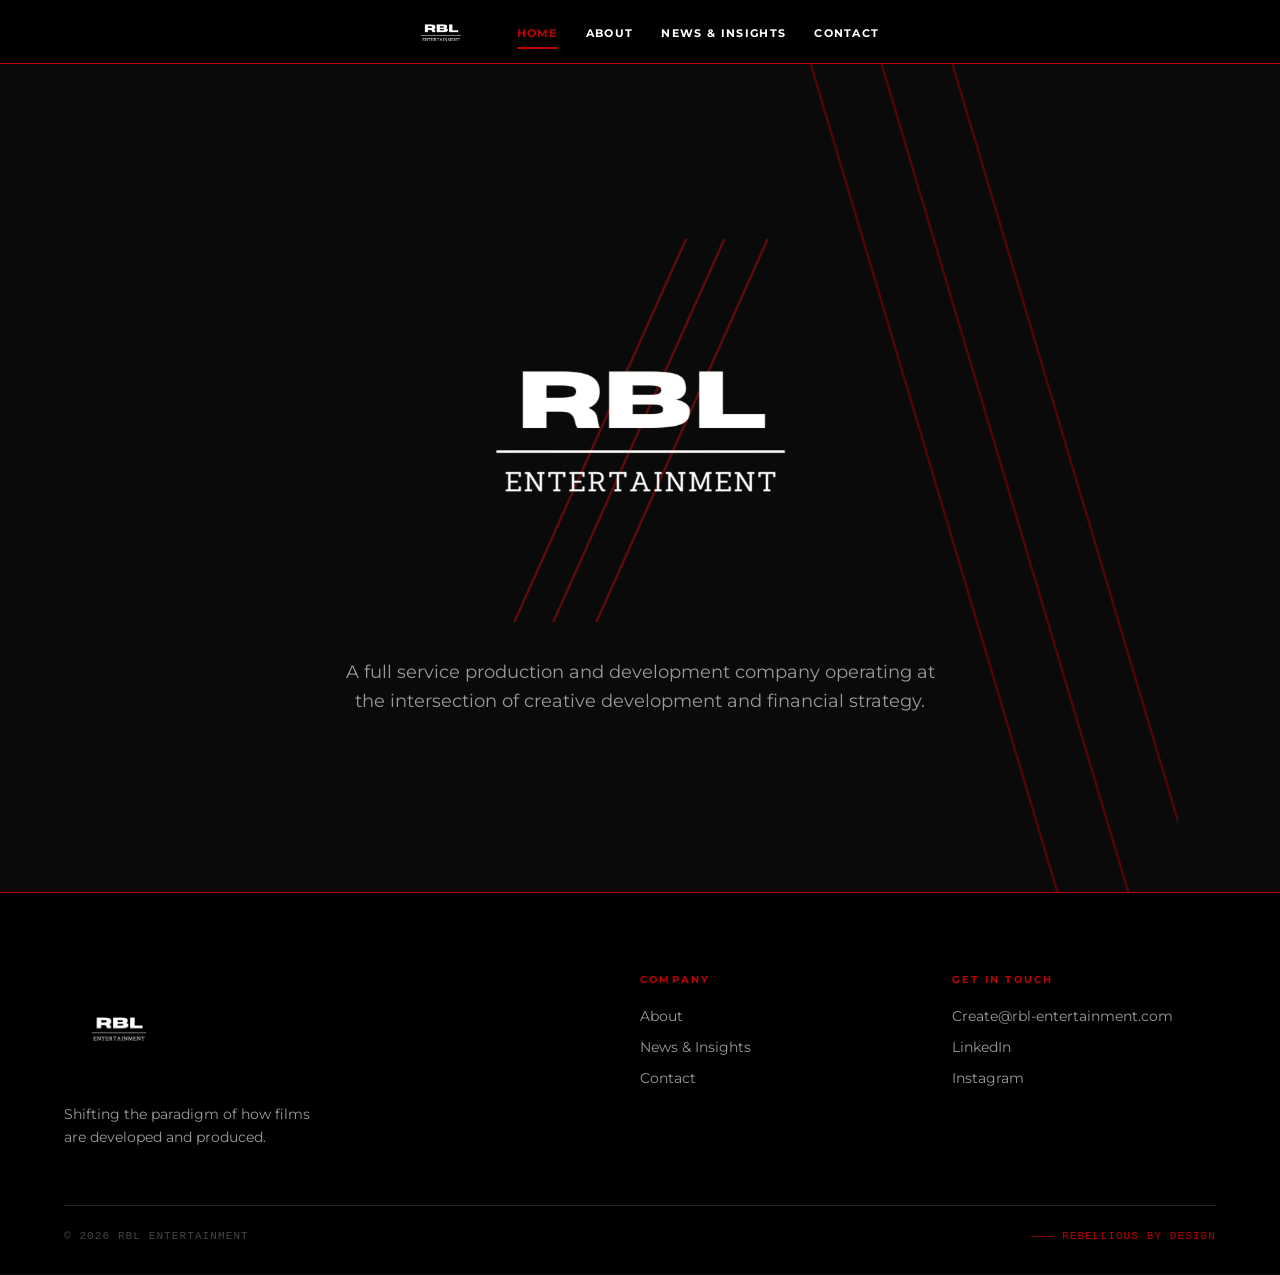
<file: index.html>
<!doctype html>
<html lang="en">
<head>
<meta charset="utf-8"/>
<meta name="viewport" content="width=device-width,initial-scale=1"/>
<title>RBL Entertainment — Film & TV Consulting and Production</title>
<meta name="description" content="A full service production and development company operating at the intersection of creative development and financial strategy."/>
<link rel="preconnect" href="https://fonts.googleapis.com"/>
<link rel="preconnect" href="https://fonts.gstatic.com" crossorigin/>
<link href="https://fonts.googleapis.com/css2?family=Montserrat:wght@400;500;600;700;800;900&display=swap" rel="stylesheet"/>
<link rel="stylesheet" href="styles.css"/>
</head>
<body>

<!-- NAV -->
<nav class="nav" id="nav">
  <div class="nav-inner">
    <a class="nav-logo" href="index.html" aria-label="RBL Entertainment">
      <img src="logo-wordmark.png" alt="RBL Entertainment" style="height:80px;width:auto;display:block;"/>
    </a>
    <ul class="nav-links">
      <li><a class="nav-link active" href="index.html">Home</a></li>
      <li><a class="nav-link" href="about.html">About</a></li>
      <li><a class="nav-link" href="news.html">News &amp; Insights</a></li>
      <li><a class="nav-link" href="contact.html">Contact</a></li>
    </ul>
    <button class="nav-toggle" aria-label="Menu" onclick="document.getElementById('nav').classList.toggle('open')">&#9776;</button>
  </div>
</nav>

<!-- HERO -->
<section class="hero hero--home" style="min-height:92vh;justify-content:center;align-items:center;text-align:center;">
  <div class="hero-mark" aria-hidden="true">
    <svg viewBox="0 0 400 900" xmlns="http://www.w3.org/2000/svg" preserveAspectRatio="xMidYMid meet">
      <line x1="60"  y1="-20" x2="340" y2="920" stroke="#BD0000" stroke-width="2.5" opacity=".7"/>
      <line x1="130" y1="-20" x2="410" y2="920" stroke="#BD0000" stroke-width="2.5" opacity=".7"/>
      <line x1="200" y1="-20" x2="480" y2="920" stroke="#BD0000" stroke-width="2.5" opacity=".7"/>
    </svg>
  </div>
  <div class="wrap hero-inner" style="display:flex;flex-direction:column;align-items:center;">
    <img src="logo-primary.png" alt="RBL Entertainment" style="width:min(680px,88vw);display:block;margin-bottom:36px;"/>
    <p class="hero-body" style="text-align:center;margin:0;">A full service production and development company operating at the intersection of creative development and financial strategy.</p>
  </div>
</section>

<!-- FOOTER -->
<footer class="footer">
  <div class="wrap">
    <div class="footer-grid">
      <div>
        <a class="footer-logo" href="index.html" aria-label="RBL Entertainment">
          <img src="logo-wordmark.png" alt="RBL Entertainment" style="height:110px;width:auto;display:block;"/>
        </a>
        <p class="footer-motto">Shifting the paradigm of how films are developed and produced.</p>
      </div>
      <div class="footer-col">
        <h5>Company</h5>
        <ul>
          <li><a href="about.html">About</a></li>
          <li><a href="news.html">News &amp; Insights</a></li>
          <li><a href="contact.html">Contact</a></li>
        </ul>
      </div>
      <div class="footer-col">
        <h5>Get in touch</h5>
        <ul>
          <li><a href="mailto:Create@rbl-entertainment.com">Create@rbl-entertainment.com</a></li>
          <li><a href="https://www.linkedin.com/company/rbl-entertainment" target="_blank" rel="noopener">LinkedIn</a></li>
          <li><a href="https://www.instagram.com/rblentertainment" target="_blank" rel="noopener">Instagram</a></li>
        </ul>
      </div>
    </div>
    <div class="footer-sub">
      <span>© 2026 RBL Entertainment</span>
      <span class="red">——— Rebellious by design</span>
    </div>
  </div>
</footer>

</body>
</html>
</file>
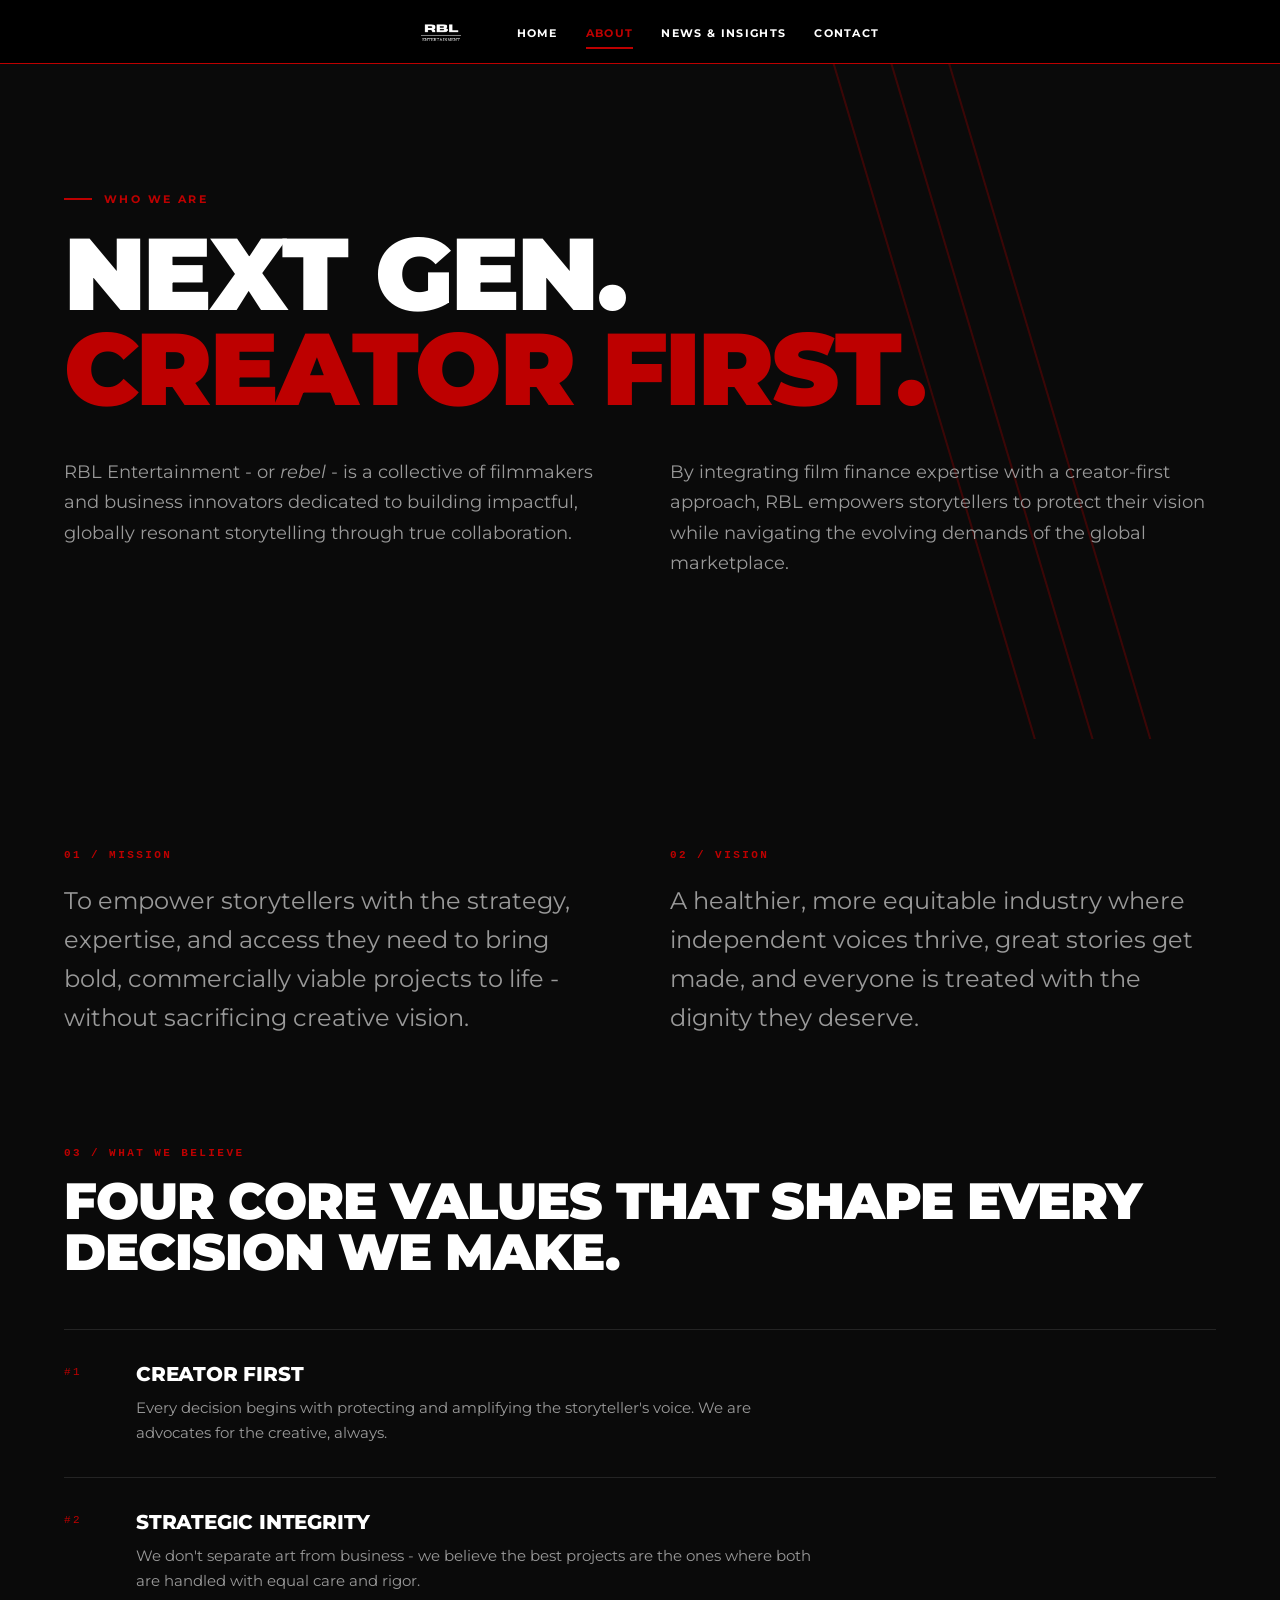
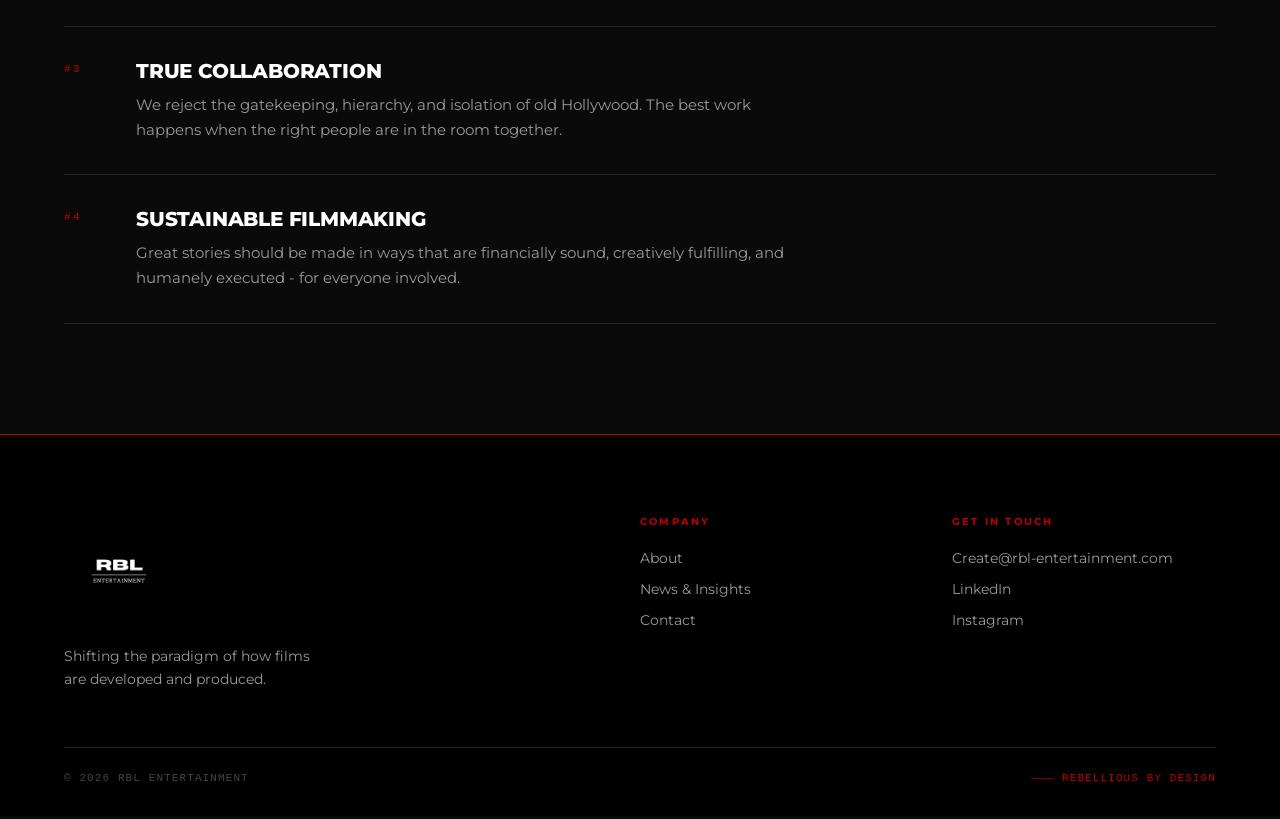
<file: about.html>
<!doctype html>
<html lang="en">
<head>
<meta charset="utf-8"/>
<meta name="viewport" content="width=device-width,initial-scale=1"/>
<title>About — RBL Entertainment</title>
<meta name="description" content="Next gen. Creator first. RBL Entertainment is a collective of filmmakers and business innovators dedicated to building impactful, globally resonant storytelling."/>
<link rel="preconnect" href="https://fonts.googleapis.com"/>
<link rel="preconnect" href="https://fonts.gstatic.com" crossorigin/>
<link href="https://fonts.googleapis.com/css2?family=Montserrat:wght@400;500;600;700;800;900&display=swap" rel="stylesheet"/>
<link rel="stylesheet" href="styles.css"/>
</head>
<body>

<!-- NAV -->
<nav class="nav" id="nav">
  <div class="nav-inner">
    <a class="nav-logo" href="index.html" aria-label="RBL Entertainment">
      <img src="logo-wordmark.png" alt="RBL Entertainment" style="height:80px;width:auto;display:block;"/>
    </a>
    <ul class="nav-links">
      <li><a class="nav-link" href="index.html">Home</a></li>
      <li><a class="nav-link active" href="about.html">About</a></li>
      <li><a class="nav-link" href="news.html">News &amp; Insights</a></li>
      <li><a class="nav-link" href="contact.html">Contact</a></li>
    </ul>
    <button class="nav-toggle" aria-label="Menu" onclick="document.getElementById('nav').classList.toggle('open')">&#9776;</button>
  </div>
</nav>

<!-- HERO -->
<section class="hero" style="min-height:75vh;align-items:flex-end;padding-bottom:80px;">
  <div class="hero-mark" aria-hidden="true">
    <svg viewBox="0 0 400 900" xmlns="http://www.w3.org/2000/svg" preserveAspectRatio="xMidYMid meet">
      <line x1="60"  y1="-20" x2="340" y2="920" stroke="#BD0000" stroke-width="2.5" opacity=".5"/>
      <line x1="130" y1="-20" x2="410" y2="920" stroke="#BD0000" stroke-width="2.5" opacity=".5"/>
      <line x1="200" y1="-20" x2="480" y2="920" stroke="#BD0000" stroke-width="2.5" opacity=".5"/>
    </svg>
  </div>
  <div class="wrap hero-inner">
    <span class="eyebrow">Who we are</span>
    <h1 class="hero-h">Next gen.<br/><span class="red">Creator first.</span></h1>
    <div class="about-intro-cols" style="margin-top:40px;">
      <p class="hero-body" style="margin:0;">RBL Entertainment - or <em>rebel</em> - is a collective of filmmakers and business innovators dedicated to building impactful, globally resonant storytelling through true collaboration.</p>
      <p class="hero-body" style="margin:0;">By integrating film finance expertise with a creator-first approach, RBL empowers storytellers to protect their vision while navigating the evolving demands of the global marketplace.</p>
    </div>
  </div>
</section>

<!-- MISSION/VISION -->
<section class="section">
  <div class="wrap">
    <div class="mv-grid" style="margin-top:0;">
      <div class="mv-item">
        <span class="mv-label">01 / Mission</span>
        <p>To empower storytellers with the strategy, expertise, and access they need to bring bold, commercially viable projects to life - without sacrificing creative vision.</p>
      </div>
      <div class="mv-item">
        <span class="mv-label">02 / Vision</span>
        <p>A healthier, more equitable industry where independent voices thrive, great stories get made, and everyone is treated with the dignity they deserve.</p>
      </div>
    </div>
  </div>
</section>

<!-- CORE VALUES -->
<section class="section" style="padding-top:0;">
  <div class="wrap">
    <span class="sec-num">03 / What we believe</span>
    <h2 style="font-size:clamp(32px,4vw,56px);font-weight:900;text-transform:uppercase;letter-spacing:-.02em;line-height:1;margin-top:12px;">Four core values that shape every decision we make.</h2>
    <div class="values-list">
      <div class="value-row">
        <span class="value-num">#1</span>
        <div class="value-content">
          <h4>Creator First</h4>
          <p>Every decision begins with protecting and amplifying the storyteller's voice. We are advocates for the creative, always.</p>
        </div>
      </div>
      <div class="value-row">
        <span class="value-num">#2</span>
        <div class="value-content">
          <h4>Strategic Integrity</h4>
          <p>We don't separate art from business - we believe the best projects are the ones where both are handled with equal care and rigor.</p>
        </div>
      </div>
      <div class="value-row">
        <span class="value-num">#3</span>
        <div class="value-content">
          <h4>True Collaboration</h4>
          <p>We reject the gatekeeping, hierarchy, and isolation of old Hollywood. The best work happens when the right people are in the room together.</p>
        </div>
      </div>
      <div class="value-row">
        <span class="value-num">#4</span>
        <div class="value-content">
          <h4>Sustainable Filmmaking</h4>
          <p>Great stories should be made in ways that are financially sound, creatively fulfilling, and humanely executed - for everyone involved.</p>
        </div>
      </div>
    </div>
  </div>
</section>

<!-- FOOTER -->
<footer class="footer">
  <div class="wrap">
    <div class="footer-grid">
      <div>
        <a class="footer-logo" href="index.html" aria-label="RBL Entertainment">
          <img src="logo-wordmark.png" alt="RBL Entertainment" style="height:110px;width:auto;display:block;"/>
        </a>
        <p class="footer-motto">Shifting the paradigm of how films are developed and produced.</p>
      </div>
      <div class="footer-col">
        <h5>Company</h5>
        <ul>
          <li><a href="about.html">About</a></li>
          <li><a href="news.html">News &amp; Insights</a></li>
          <li><a href="contact.html">Contact</a></li>
        </ul>
      </div>
      <div class="footer-col">
        <h5>Get in touch</h5>
        <ul>
          <li><a href="mailto:Create@rbl-entertainment.com">Create@rbl-entertainment.com</a></li>
          <li><a href="https://www.linkedin.com/company/rbl-entertainment" target="_blank" rel="noopener">LinkedIn</a></li>
          <li><a href="https://www.instagram.com/rblentertainment" target="_blank" rel="noopener">Instagram</a></li>
        </ul>
      </div>
    </div>
    <div class="footer-sub">
      <span>© 2026 RBL Entertainment</span>
      <span class="red">——— Rebellious by design</span>
    </div>
  </div>
</footer>

</body>
</html>
</file>
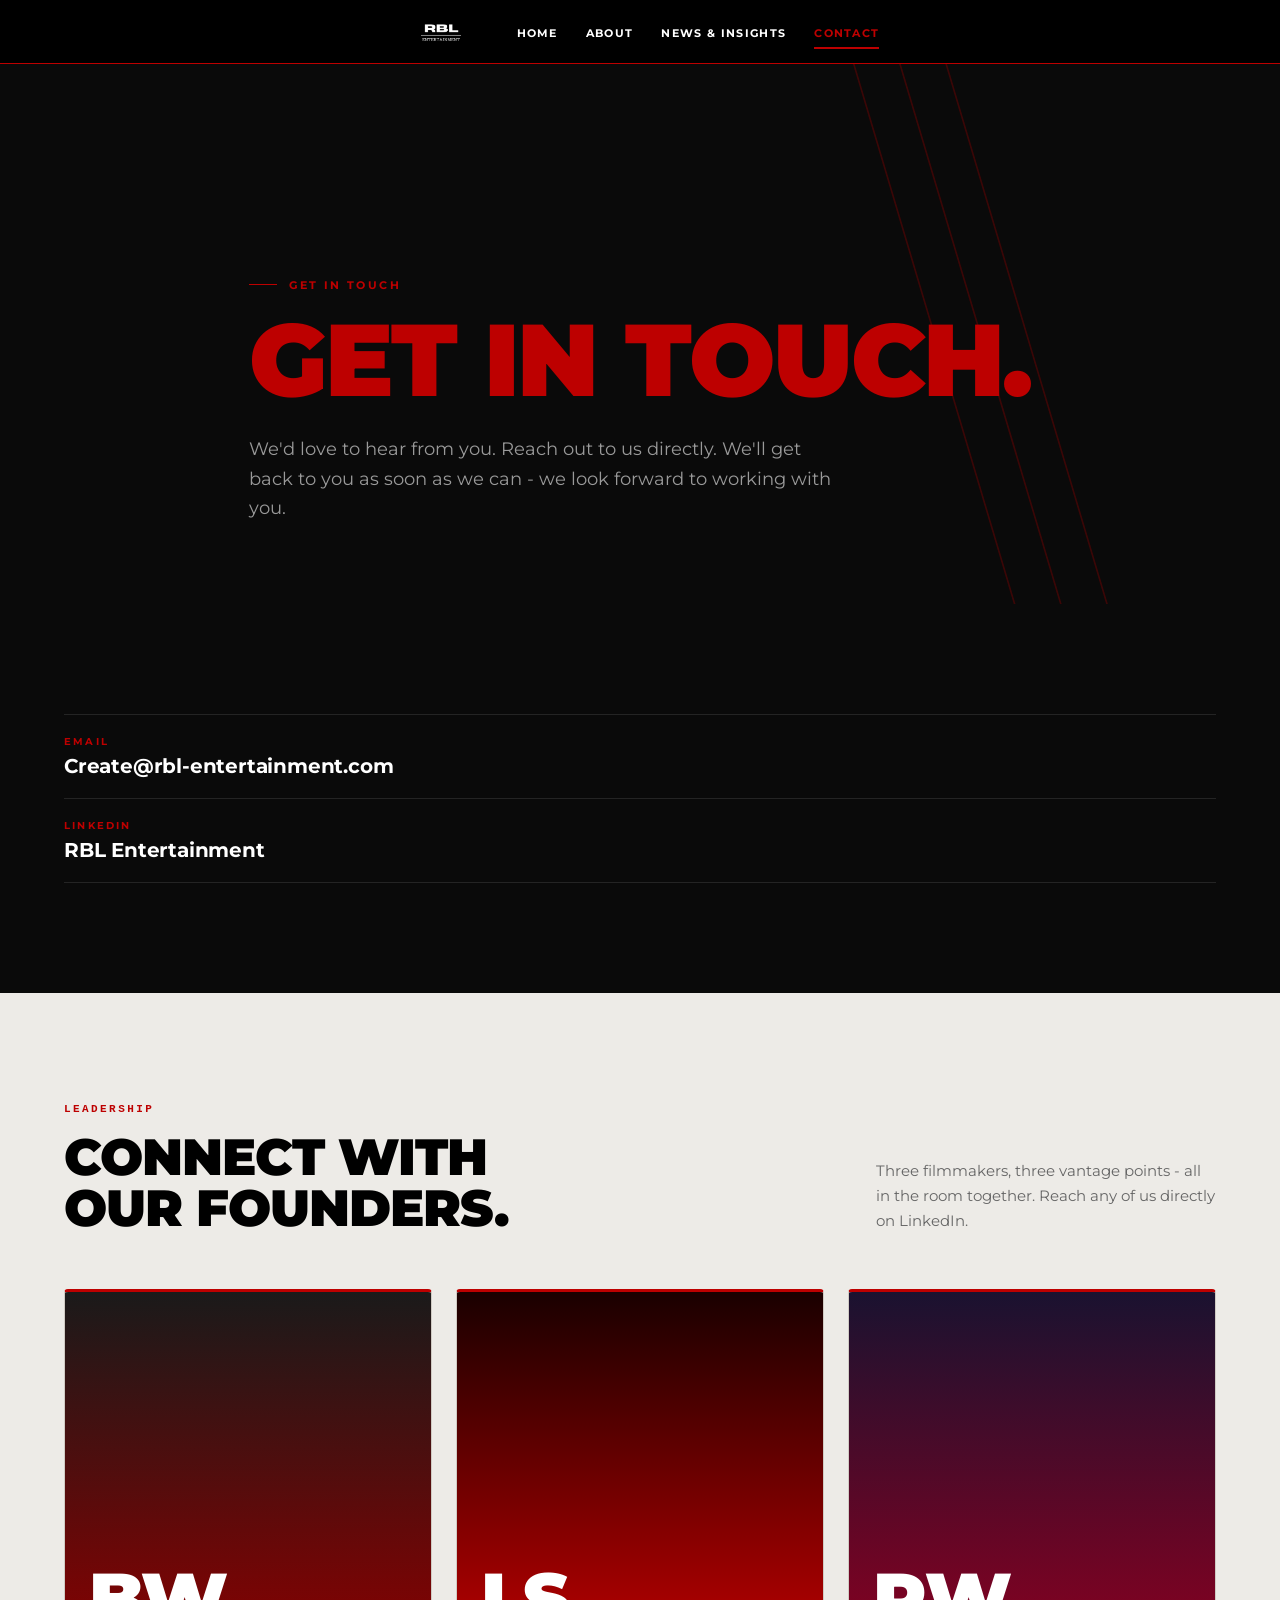
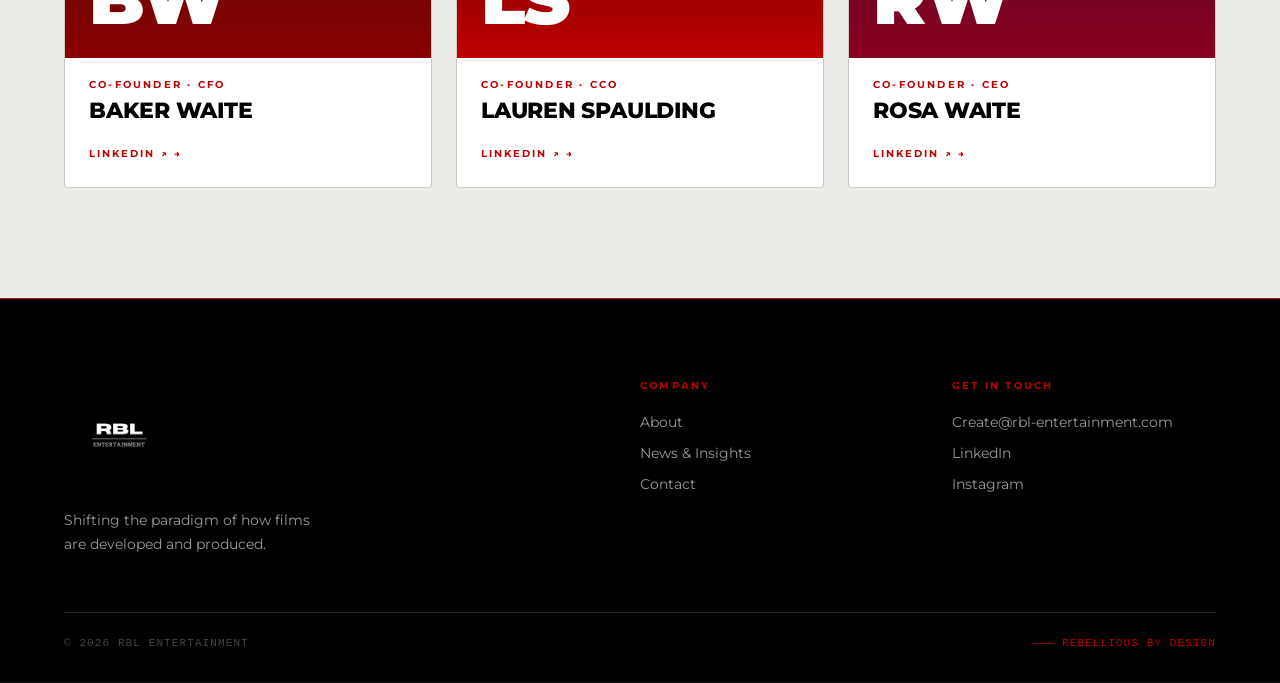
<file: contact.html>
<!doctype html>
<html lang="en">
<head>
<meta charset="utf-8"/>
<meta name="viewport" content="width=device-width,initial-scale=1"/>
<title>Contact — RBL Entertainment</title>
<meta name="description" content="Tell us about the project. Inquiries go directly to a senior partner."/>
<link rel="preconnect" href="https://fonts.googleapis.com"/>
<link rel="preconnect" href="https://fonts.gstatic.com" crossorigin/>
<link href="https://fonts.googleapis.com/css2?family=Montserrat:wght@400;500;600;700;800;900&display=swap" rel="stylesheet"/>
<link rel="stylesheet" href="styles.css"/>
</head>
<body>

<!-- NAV -->
<nav class="nav" id="nav">
  <div class="nav-inner">
    <a class="nav-logo" href="index.html" aria-label="RBL Entertainment">
      <img src="logo-wordmark.png" alt="RBL Entertainment" style="height:80px;width:auto;display:block;"/>
    </a>
    <ul class="nav-links">
      <li><a class="nav-link" href="index.html">Home</a></li>
      <li><a class="nav-link" href="about.html">About</a></li>
      <li><a class="nav-link" href="news.html">News &amp; Insights</a></li>
      <li><a class="nav-link active" href="contact.html">Contact</a></li>
    </ul>
    <button class="nav-toggle" aria-label="Menu" onclick="document.getElementById('nav').classList.toggle('open')">&#9776;</button>
  </div>
</nav>

<!-- HERO -->
<section class="hero" style="min-height:60vh;align-items:flex-end;padding-bottom:80px;">
  <div class="hero-mark" aria-hidden="true">
    <svg viewBox="0 0 400 900" xmlns="http://www.w3.org/2000/svg" preserveAspectRatio="xMidYMid meet">
      <line x1="60"  y1="-20" x2="340" y2="920" stroke="#BD0000" stroke-width="2.5" opacity=".5"/>
      <line x1="130" y1="-20" x2="410" y2="920" stroke="#BD0000" stroke-width="2.5" opacity=".5"/>
      <line x1="200" y1="-20" x2="480" y2="920" stroke="#BD0000" stroke-width="2.5" opacity=".5"/>
    </svg>
  </div>
  <div class="wrap hero-inner">
    <span class="eyebrow">Get in touch</span>
    <h1 class="hero-h"><span class="red">Get in touch.</span></h1>
    <p class="hero-body">We'd love to hear from you. Reach out to us directly. We'll get back to you as soon as we can - we look forward to working with you.</p>
  </div>
</section>

<!-- CONTACT INFO -->
<section class="section">
  <div class="wrap">
    <div class="ci-item">
      <span class="ci-key">Email</span>
      <div class="ci-val"><a href="mailto:Create@rbl-entertainment.com">Create@rbl-entertainment.com</a></div>
    </div>
    <div class="ci-item">
      <span class="ci-key">LinkedIn</span>
      <div class="ci-val"><a href="https://www.linkedin.com/company/rbl-entertainment" target="_blank" rel="noopener">RBL Entertainment</a></div>
    </div>
  </div>
</section>

<!-- FOUNDERS -->
<section class="section bg-paper">
  <div class="wrap">
    <div class="sec-header">
      <div class="sec-title">
        <span class="sec-num" style="color:var(--red);">Leadership</span>
        <h2 style="color:#000;">Connect with<br/>our founders.</h2>
      </div>
      <p style="max-width:34ch;font-size:15px;color:#666;line-height:1.65;font-weight:400;">Three filmmakers, three vantage points - all in the room together. Reach any of us directly on LinkedIn.</p>
    </div>
    <div class="founders-grid">
      <div class="founder-card">
        <div class="founder-portrait fp-bw">
          <div class="founder-initials">BW</div>
        </div>
        <div class="founder-body">
          <span class="founder-role">Co-Founder · CFO</span>
          <div class="founder-name">Baker Waite</div>
          <a class="founder-link" href="https://www.linkedin.com/in/bakerwaite/" target="_blank" rel="noopener">LinkedIn</a>
        </div>
      </div>
      <div class="founder-card">
        <div class="founder-portrait fp-ls">
          <div class="founder-initials">LS</div>
        </div>
        <div class="founder-body">
          <span class="founder-role">Co-Founder · CCO</span>
          <div class="founder-name">Lauren Spaulding</div>
          <a class="founder-link" href="https://www.linkedin.com/in/laspaulding/" target="_blank" rel="noopener">LinkedIn</a>
        </div>
      </div>
      <div class="founder-card">
        <div class="founder-portrait fp-rw">
          <div class="founder-initials">RW</div>
        </div>
        <div class="founder-body">
          <span class="founder-role">Co-Founder · CEO</span>
          <div class="founder-name">Rosa Waite</div>
          <a class="founder-link" href="https://www.linkedin.com/in/rosawaite" target="_blank" rel="noopener">LinkedIn</a>
        </div>
      </div>
    </div>
  </div>
</section>

<!-- FOOTER -->
<footer class="footer">
  <div class="wrap">
    <div class="footer-grid">
      <div>
        <a class="footer-logo" href="index.html" aria-label="RBL Entertainment">
          <img src="logo-wordmark.png" alt="RBL Entertainment" style="height:110px;width:auto;display:block;"/>
        </a>
        <p class="footer-motto">Shifting the paradigm of how films are developed and produced.</p>
      </div>
      <div class="footer-col">
        <h5>Company</h5>
        <ul>
          <li><a href="about.html">About</a></li>
          <li><a href="news.html">News &amp; Insights</a></li>
          <li><a href="contact.html">Contact</a></li>
        </ul>
      </div>
      <div class="footer-col">
        <h5>Get in touch</h5>
        <ul>
          <li><a href="mailto:Create@rbl-entertainment.com">Create@rbl-entertainment.com</a></li>
          <li><a href="https://www.linkedin.com/company/rbl-entertainment" target="_blank" rel="noopener">LinkedIn</a></li>
          <li><a href="https://www.instagram.com/rblentertainment" target="_blank" rel="noopener">Instagram</a></li>
        </ul>
      </div>
    </div>
    <div class="footer-sub">
      <span>© 2026 RBL Entertainment</span>
      <span class="red">——— Rebellious by design</span>
    </div>
  </div>
</footer>

</body>
</html>
</file>
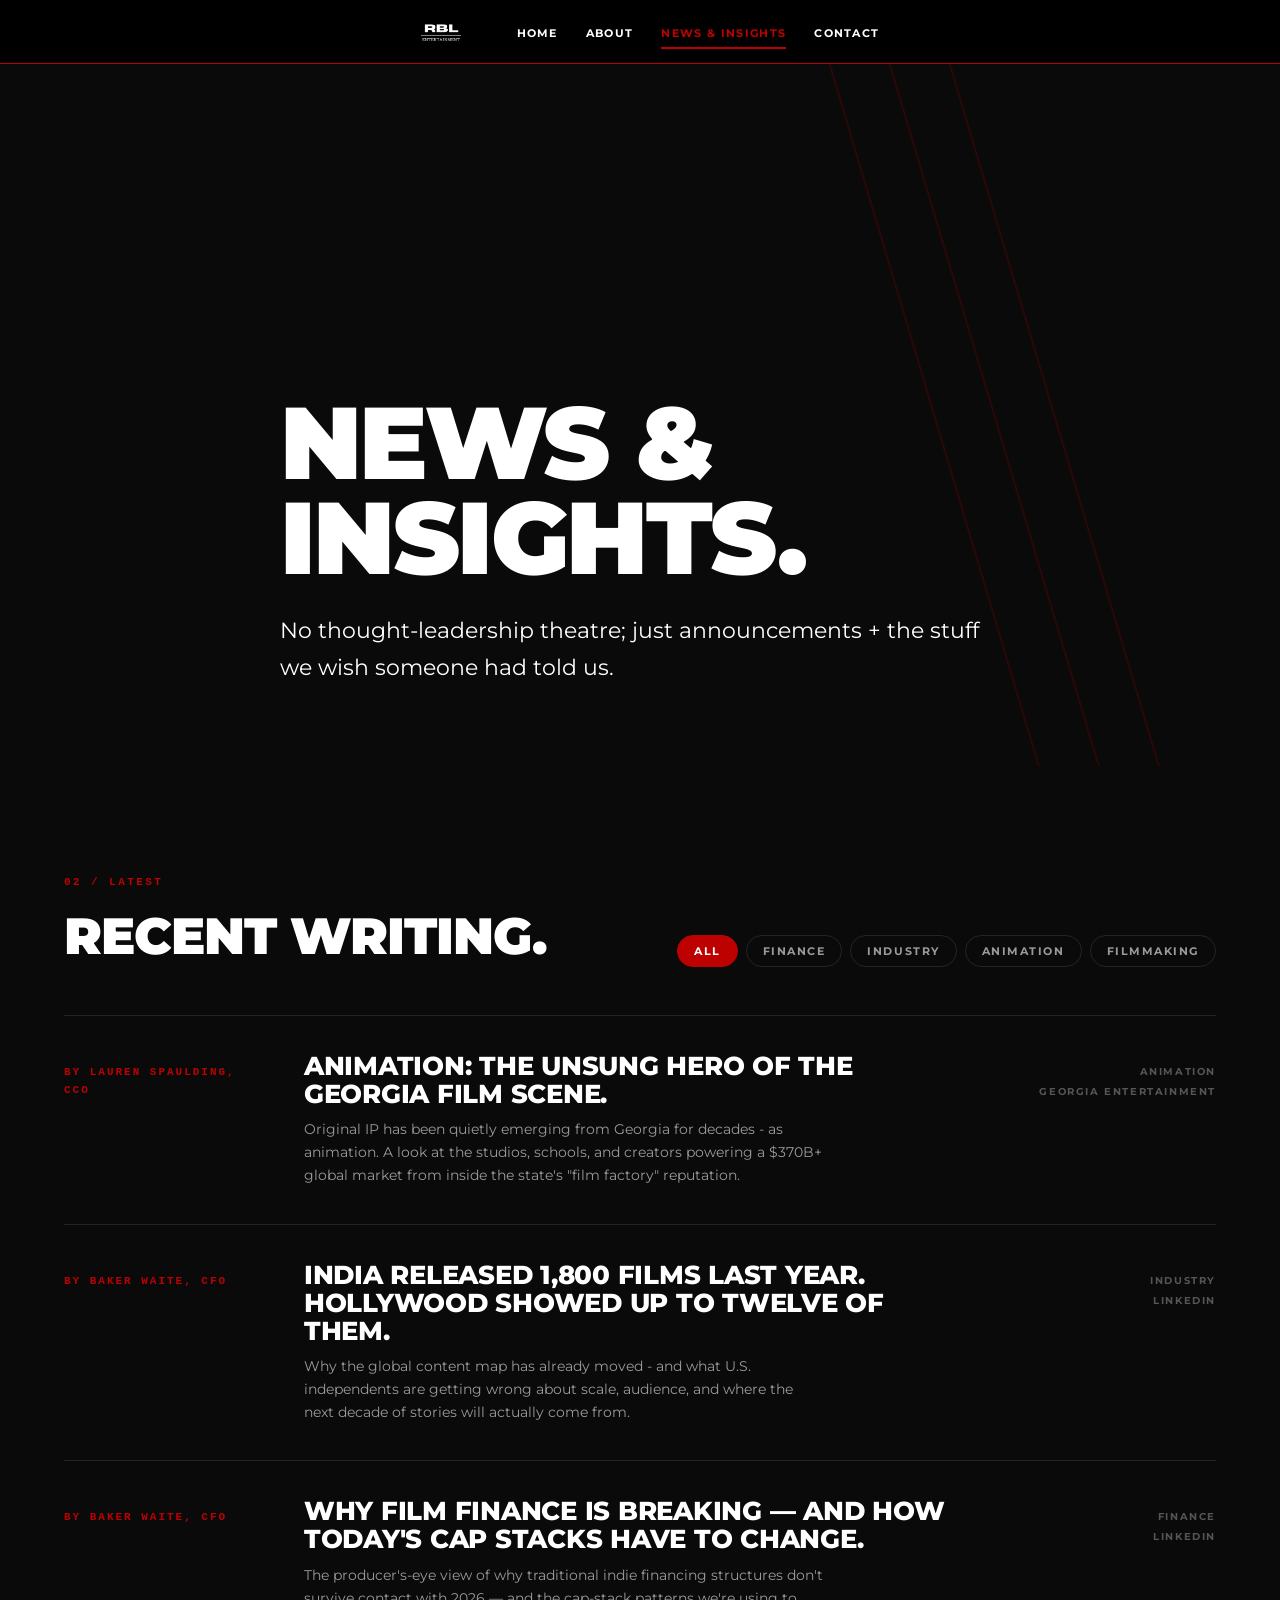
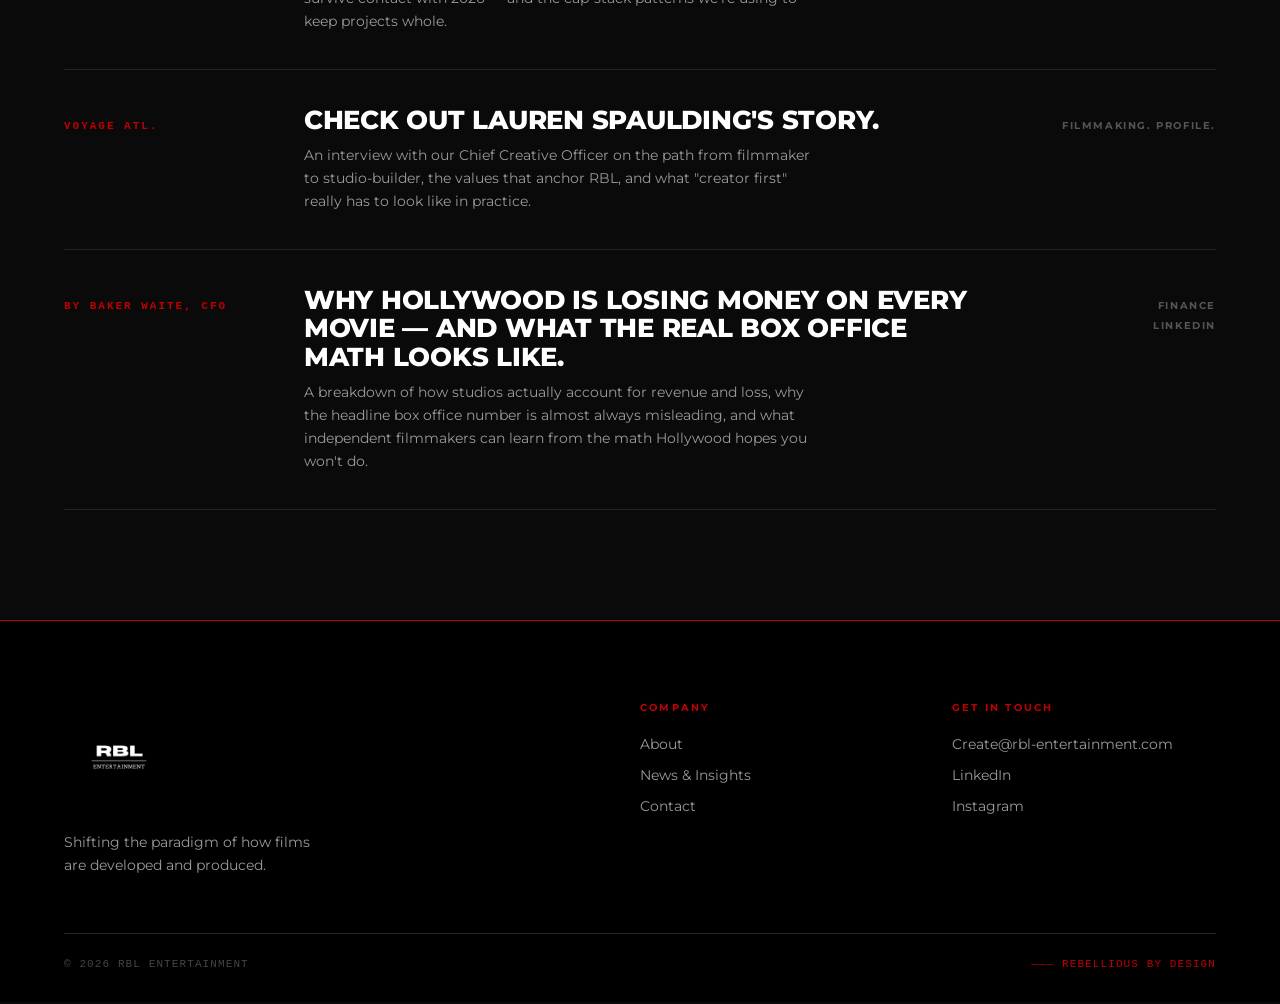
<file: news.html>
<!doctype html>
<html lang="en">
<head>
<meta charset="utf-8"/>
<meta name="viewport" content="width=device-width,initial-scale=1"/>
<title>News &amp; Insights — RBL Entertainment</title>
<meta name="description" content="No thought leadership theater; just the stuff we wish someone had told us."/>
<link rel="preconnect" href="https://fonts.googleapis.com"/>
<link rel="preconnect" href="https://fonts.gstatic.com" crossorigin/>
<link href="https://fonts.googleapis.com/css2?family=Montserrat:wght@400;500;600;700;800;900&display=swap" rel="stylesheet"/>
<link rel="stylesheet" href="styles.css"/>
</head>
<body>

<!-- NAV -->
<nav class="nav" id="nav">
  <div class="nav-inner">
    <a class="nav-logo" href="index.html" aria-label="RBL Entertainment">
      <img src="logo-wordmark.png" alt="RBL Entertainment" style="height:80px;width:auto;display:block;"/>
    </a>
    <ul class="nav-links">
      <li><a class="nav-link" href="index.html">Home</a></li>
      <li><a class="nav-link" href="about.html">About</a></li>
      <li><a class="nav-link active" href="news.html">News &amp; Insights</a></li>
      <li><a class="nav-link" href="contact.html">Contact</a></li>
    </ul>
    <button class="nav-toggle" aria-label="Menu" onclick="document.getElementById('nav').classList.toggle('open')">&#9776;</button>
  </div>
</nav>

<!-- HERO -->
<section class="hero hero--minimal" style="align-items:flex-end;padding-bottom:80px;">
  <div class="hero-mark" aria-hidden="true" style="opacity:.3;">
    <svg viewBox="0 0 400 900" xmlns="http://www.w3.org/2000/svg" preserveAspectRatio="xMidYMid meet">
      <line x1="60"  y1="-20" x2="340" y2="920" stroke="#BD0000" stroke-width="2.5" opacity=".6"/>
      <line x1="130" y1="-20" x2="410" y2="920" stroke="#BD0000" stroke-width="2.5" opacity=".6"/>
      <line x1="200" y1="-20" x2="480" y2="920" stroke="#BD0000" stroke-width="2.5" opacity=".6"/>
    </svg>
  </div>
  <div class="wrap hero-inner">
    <h1 class="hero-h">News &amp;<br/>Insights.</h1>
    <p class="hero-body" style="font-size:clamp(17px,2vw,22px);color:var(--white);max-width:48ch;">No thought-leadership theatre; just announcements + the stuff we wish someone had told us.</p>
  </div>
</section>

<!-- ARTICLES -->
<section class="section">
  <div class="wrap">
    <div class="news-header" style="margin-bottom:48px;">
      <div>
        <span class="sec-num">02 / Latest</span>
        <h2 style="font-size:clamp(32px,4vw,52px);font-weight:900;text-transform:uppercase;letter-spacing:-.02em;margin-top:12px;">Recent writing.</h2>
      </div>
      <div class="filter-bar" role="group" aria-label="Filter articles">
        <button class="filter-pill active" data-filter="all">All</button>
        <button class="filter-pill" data-filter="finance">Finance</button>
        <button class="filter-pill" data-filter="industry">Industry</button>
        <button class="filter-pill" data-filter="animation">Animation</button>
        <button class="filter-pill" data-filter="filmmaking">Filmmaking</button>
      </div>
    </div>

    <div class="article-list" id="article-list">

      <a class="article-row" href="https://www.georgiaentertainment.com/2025/05/animation-the-unsung-hero-of-the-georgia-film-scene/" target="_blank" rel="noopener" data-category="animation">
        <div class="article-byline">By Lauren Spaulding, CCO</div>
        <div>
          <div class="article-title">Animation: the unsung hero of the Georgia film scene.</div>
          <div class="article-desc">Original IP has been quietly emerging from Georgia for decades - as animation. A look at the studios, schools, and creators powering a $370B+ global market from inside the state's "film factory" reputation.</div>
        </div>
        <div class="article-meta">Animation<br/>Georgia Entertainment</div>
      </a>

      <a class="article-row" href="https://www.linkedin.com/pulse/india-released-1800-films-last-year-hollywood-showed-up-waite-mfa-fq3ee/" target="_blank" rel="noopener" data-category="industry">
        <div class="article-byline">By Baker Waite, CFO</div>
        <div>
          <div class="article-title">India released 1,800 films last year. Hollywood showed up to twelve of them.</div>
          <div class="article-desc">Why the global content map has already moved - and what U.S. independents are getting wrong about scale, audience, and where the next decade of stories will actually come from.</div>
        </div>
        <div class="article-meta">Industry<br/>LinkedIn</div>
      </a>

      <a class="article-row" href="https://www.linkedin.com/pulse/copy-why-film-finance-breaking-how-todays-cap-stacks-baker-oboce/" target="_blank" rel="noopener" data-category="finance">
        <div class="article-byline">By Baker Waite, CFO</div>
        <div>
          <div class="article-title">Why film finance is breaking — and how today's cap stacks have to change.</div>
          <div class="article-desc">The producer's-eye view of why traditional indie financing structures don't survive contact with 2026 — and the cap-stack patterns we're using to keep projects whole.</div>
        </div>
        <div class="article-meta">Finance<br/>LinkedIn</div>
      </a>

      <a class="article-row" href="https://voyageatl.com/interview/check-out-lauren-spauldings-story/" target="_blank" rel="noopener" data-category="filmmaking">
        <div class="article-byline">Voyage ATL.</div>
        <div>
          <div class="article-title">Check out Lauren Spaulding's story.</div>
          <div class="article-desc">An interview with our Chief Creative Officer on the path from filmmaker to studio-builder, the values that anchor RBL, and what "creator first" really has to look like in practice.</div>
        </div>
        <div class="article-meta">Filmmaking. Profile.</div>
      </a>

      <a class="article-row" href="https://www.linkedin.com/pulse/why-hollywood-losing-money-every-movie-real-box-waite-bsba-mfa-v2zze/" target="_blank" rel="noopener" data-category="finance">
        <div class="article-byline">By Baker Waite, CFO</div>
        <div>
          <div class="article-title">Why Hollywood is losing money on every movie — and what the real box office math looks like.</div>
          <div class="article-desc">A breakdown of how studios actually account for revenue and loss, why the headline box office number is almost always misleading, and what independent filmmakers can learn from the math Hollywood hopes you won't do.</div>
        </div>
        <div class="article-meta">Finance<br/>LinkedIn</div>
      </a>

    </div>
  </div>
</section>

<!-- FOOTER -->
<footer class="footer">
  <div class="wrap">
    <div class="footer-grid">
      <div>
        <a class="footer-logo" href="index.html" aria-label="RBL Entertainment">
          <img src="logo-wordmark.png" alt="RBL Entertainment" style="height:110px;width:auto;display:block;"/>
        </a>
        <p class="footer-motto">Shifting the paradigm of how films are developed and produced.</p>
      </div>
      <div class="footer-col">
        <h5>Company</h5>
        <ul>
          <li><a href="about.html">About</a></li>
          <li><a href="news.html">News &amp; Insights</a></li>
          <li><a href="contact.html">Contact</a></li>
        </ul>
      </div>
      <div class="footer-col">
        <h5>Get in touch</h5>
        <ul>
          <li><a href="mailto:Create@rbl-entertainment.com">Create@rbl-entertainment.com</a></li>
          <li><a href="https://www.linkedin.com/company/rbl-entertainment" target="_blank" rel="noopener">LinkedIn</a></li>
          <li><a href="https://www.instagram.com/rblentertainment" target="_blank" rel="noopener">Instagram</a></li>
        </ul>
      </div>
    </div>
    <div class="footer-sub">
      <span>© 2026 RBL Entertainment</span>
      <span class="red">——— Rebellious by design</span>
    </div>
  </div>
</footer>

<script>
  document.querySelectorAll('.filter-pill').forEach(pill => {
    pill.addEventListener('click', () => {
      document.querySelectorAll('.filter-pill').forEach(p => p.classList.remove('active'));
      pill.classList.add('active');
      const filter = pill.dataset.filter;
      document.querySelectorAll('.article-row').forEach(row => {
        row.style.display = (filter === 'all' || row.dataset.category === filter) ? 'grid' : 'none';
      });
    });
  });
</script>
</body>
</html>
</file>
<file: styles.css>
@import url('https://fonts.googleapis.com/css2?family=Montserrat:wght@400;500;600;700;800;900&display=swap');

/* ---- Variables ---- */
:root {
  --black: #000;
  --ink:   #0A0A0A;
  --red:   #BD0000;
  --red-h: #D40000;
  --white: #fff;
  --silver: #9A9A9A;
  --paper: #EDEBE7;
  --stroke: #242424;
  --stroke-p: #D0CBC4;
  --f: 'Montserrat', system-ui, sans-serif;
  --mono: ui-monospace, 'SF Mono', monospace;
  --max: 1400px;
  --g: clamp(24px, 5vw, 80px);
  --nav-h: 64px;
}

/* ---- Reset ---- */
*, *::before, *::after { box-sizing: border-box; margin: 0; padding: 0; }
html { scroll-behavior: smooth; }
body { font-family: var(--f); background: var(--ink); color: var(--white); overflow-x: hidden; -webkit-font-smoothing: antialiased; }
a { text-decoration: none; color: inherit; transition: color .15s; }
ul { list-style: none; }
img { display: block; max-width: 100%; }
button { font-family: var(--f); }

.wrap { max-width: var(--max); margin: 0 auto; padding: 0 var(--g); }
.section { padding: 110px 0; }
.section-sm { padding: 72px 0; }
.bg-paper { background: var(--paper); color: var(--black); }
.bg-black { background: var(--black); }

/* ---- NAV ---- */
.nav {
  position: sticky; top: 0; z-index: 200;
  height: var(--nav-h);
  background: var(--black);
  border-bottom: 1.5px solid var(--red);
}
.nav-inner {
  max-width: var(--max); margin: 0 auto; padding: 0 var(--g);
  height: 100%; display: flex; align-items: center; justify-content: center; gap: 36px;
}
.nav-logo { flex-shrink: 0; display: flex; align-items: center; }
.nav-logo svg { display: block; }
.nav-links { display: flex; align-items: center; gap: 28px; }
.nav-link {
  font-size: 11px; font-weight: 700; letter-spacing: .12em;
  text-transform: uppercase; color: var(--white);
  padding: 8px 0; position: relative; white-space: nowrap;
}
.nav-link::after {
  content: ''; position: absolute;
  bottom: -1px; left: 0; right: 100%;
  height: 2px; background: var(--red);
  transition: right .25s ease;
}
.nav-link:hover { color: var(--red); }
.nav-link:hover::after { right: 0; }
.nav-link.active { color: var(--red); }
.nav-link.active::after { right: 0; }
.nav-cta {
  margin-left: auto; flex-shrink: 0;
  font-size: 11px; font-weight: 700; letter-spacing: .12em;
  text-transform: uppercase; padding: 12px 22px;
  background: var(--red); color: var(--white);
  border-radius: 3px; transition: background .15s; white-space: nowrap;
}
.nav-cta:hover { background: var(--red-h); color: var(--white); }
.nav-toggle {
  display: none; background: transparent; border: 0;
  color: white; font-size: 26px; cursor: pointer; margin-left: auto; line-height: 1;
}
@media (max-width: 960px) {
  .nav-links { display: none; }
  .nav-cta { display: none; }
  .nav-toggle { display: block; }
  .nav.open .nav-links {
    display: flex; flex-direction: column; align-items: flex-start;
    gap: 0; position: absolute;
    top: var(--nav-h); left: 0; right: 0;
    background: var(--black); padding: 16px var(--g) 24px;
    border-bottom: 1px solid var(--red);
  }
  .nav.open .nav-link { padding: 12px 0; border-bottom: 1px solid var(--stroke); width: 100%; }
  .nav.open .nav-cta {
    display: block; position: absolute;
    top: calc(var(--nav-h) + 290px); left: var(--g);
  }
}

/* ---- EYEBROW ---- */
.eyebrow {
  display: inline-flex; align-items: center; gap: 12px;
  font-size: 11px; font-weight: 700; letter-spacing: .22em;
  text-transform: uppercase; color: var(--red); margin-bottom: 20px;
}
.eyebrow::before { content: ''; width: 28px; height: 1.5px; background: var(--red); flex-shrink: 0; }
.sec-num {
  display: block; font-family: var(--mono);
  font-size: 11px; font-weight: 700; letter-spacing: .22em;
  text-transform: uppercase; color: var(--red); margin-bottom: 16px;
}

/* ---- HERO ---- */
.hero {
  min-height: 90vh; background: var(--ink);
  position: relative; overflow: hidden;
  display: flex; align-items: flex-end;
  padding-bottom: 80px; padding-top: 80px;
}
.hero-inner { position: relative; z-index: 3; }

/* Brand diagonal lines — hero background mark */
.hero-mark {
  position: absolute;
  top: -5%; right: 8%;
  width: 38%; height: 110%;
  z-index: 1; pointer-events: none; opacity: .55;
}
.hero-mark svg { width: 100%; height: 100%; }

/* Mosaic panels (home only) */
.hero-mosaic {
  position: absolute; right: 0; top: 0; bottom: 0;
  width: 44%; z-index: 2;
  display: grid; grid-template-columns: 1fr 1fr;
  grid-template-rows: 1fr 1fr; gap: 10px; padding: 10px 0 10px 10px;
}
.hm-tile { position: relative; overflow: hidden; }
.hm-tile:first-child { grid-row: 1 / 3; }
.pm1 { background: linear-gradient(140deg,#1a0000,#000); }
.pm1::after {
  content: ''; position: absolute; inset: 0;
  background: repeating-linear-gradient(108deg,transparent 0 18%,rgba(189,0,0,.3) 18% 18.3%,transparent 18.3% 36%);
}
.pm2 { background: radial-gradient(circle at 65% 75%,rgba(189,0,0,.45) 0%,transparent 55%),#0A0A0A; }
.pm2::after { content: ''; position: absolute; inset: 18% 22%; border: 1px solid rgba(189,0,0,.35); }
.pm3 { background: #070707; }
.pm3::after {
  content: ''; position: absolute; inset: 0;
  background: repeating-linear-gradient(to bottom,transparent 0 46px,rgba(189,0,0,.13) 46px 47px);
}
@media (max-width: 1100px) { .hero-mosaic { display: none; } }

/* Hero logo (home) */
.hero-logo { width: min(480px, 68vw); margin-bottom: 36px; display: block; }
.hero-logo svg { width: 100%; height: auto; }

/* Hero headline */
.hero-h {
  font-size: clamp(52px, 8vw, 116px);
  font-weight: 900; text-transform: uppercase;
  line-height: .93; letter-spacing: -.025em; margin-bottom: 28px;
}
.hero-h .red { color: var(--red); }

/* Hero body */
.hero-body {
  font-size: clamp(15px, 1.5vw, 18px); line-height: 1.65;
  color: var(--silver); max-width: 50ch; font-weight: 400;
}

/* Minimal hero (news) */
.hero--minimal { min-height: 78vh; }

/* ---- MARQUEE ---- */
.marquee {
  overflow: hidden; border-top: 1px solid var(--stroke);
  border-bottom: 1px solid var(--stroke); padding: 16px 0; background: var(--black);
}
.marquee-track {
  display: flex; gap: 56px; white-space: nowrap;
  animation: marquee 38s linear infinite; will-change: transform;
}
.marquee-item {
  font-size: clamp(26px, 3.5vw, 48px); font-weight: 900;
  text-transform: uppercase; letter-spacing: -.02em;
  display: inline-flex; align-items: center; gap: 56px; flex-shrink: 0;
}
.marquee-item.outline { color: transparent; -webkit-text-stroke: 1.5px var(--white); }
.m-dot { width: 11px; height: 11px; background: var(--red); display: inline-block; flex-shrink: 0; }
@keyframes marquee { from { transform: translateX(0); } to { transform: translateX(-50%); } }

/* ---- BIG INTRO (manifesto) ---- */
.big-intro { display: grid; grid-template-columns: 220px 1fr; gap: 80px; align-items: start; }
.big-intro-label { position: sticky; top: calc(var(--nav-h) + 32px); }
.big-intro-body p {
  font-size: clamp(17px, 1.7vw, 22px); line-height: 1.6;
  color: var(--white); font-weight: 400; margin-bottom: 1.1em;
}
.big-intro-body p:last-child { color: var(--silver); }
@media (max-width: 800px) {
  .big-intro { grid-template-columns: 1fr; gap: 28px; }
  .big-intro-label { position: static; }
}

/* Triple-line decoration */
.decor-triple { display: flex; flex-direction: column; gap: 5px; margin-top: 24px; }
.decor-triple span { display: block; height: 2px; background: var(--red); }
.decor-triple span:nth-child(1) { width: 56px; }
.decor-triple span:nth-child(2) { width: 44px; }
.decor-triple span:nth-child(3) { width: 68px; }

/* ---- SERVICE SUMMARY CARDS ---- */
.svc-grid {
  display: grid; grid-template-columns: repeat(3,1fr);
  gap: 1px; background: var(--stroke);
  border: 1px solid var(--stroke);
}
.svc-card {
  background: var(--ink); padding: 44px 36px;
  display: flex; flex-direction: column; gap: 0;
  transition: background .2s; position: relative;
}
.svc-card::before {
  content: ''; position: absolute; top: 0; left: 36px; right: 36px;
  height: 2px; background: var(--red);
  transform: scaleX(.28); transform-origin: left;
  transition: transform .28s ease;
}
.svc-card:hover { background: #111; }
.svc-card:hover::before { transform: scaleX(1); }
.svc-card-num { font-family: var(--mono); font-size: 11px; color: var(--red); letter-spacing: .22em; text-transform: uppercase; margin-bottom: 20px; }
.svc-card h3 { font-size: 24px; font-weight: 800; text-transform: uppercase; letter-spacing: -.01em; line-height: 1.1; margin-bottom: 14px; }
.svc-card > p { font-size: 14px; line-height: 1.65; color: var(--silver); margin-bottom: 20px; flex: 1; }
.svc-card ul { display: flex; flex-direction: column; gap: 8px; margin-bottom: 28px; }
.svc-card li { font-size: 13px; color: #6a6a6a; padding-left: 20px; position: relative; line-height: 1.5; }
.svc-card li::before { content: ''; position: absolute; left: 0; top: 9px; width: 11px; height: 1.5px; background: var(--red); }
.svc-link {
  font-size: 11px; font-weight: 700; letter-spacing: .18em; text-transform: uppercase;
  color: var(--white); display: inline-flex; align-items: center; gap: 8px;
  padding-top: 20px; border-top: 1px solid var(--stroke); margin-top: auto;
  transition: gap .15s, color .15s;
}
.svc-link::after { content: '→'; }
.svc-card:hover .svc-link { color: var(--red); gap: 12px; }
@media (max-width: 800px) { .svc-grid { grid-template-columns: 1fr; } }

/* ---- QUOTE + INLINE VALUES ---- */
.split-2 { display: grid; grid-template-columns: 1fr 1fr; gap: 80px; align-items: start; }
@media (max-width: 800px) { .split-2 { grid-template-columns: 1fr; gap: 52px; } }

.quote { font-size: clamp(22px, 2.6vw, 38px); font-weight: 700; line-height: 1.2; letter-spacing: -.01em; max-width: 22ch; }
.quote-mark { color: var(--red); font-size: 1.4em; line-height: 0; vertical-align: -.2em; margin-right: 4px; }
.quote-attr {
  margin-top: 24px; font-size: 11px; font-weight: 700;
  letter-spacing: .22em; text-transform: uppercase; color: var(--red);
  display: flex; align-items: center; gap: 12px;
}
.quote-attr::before { content: ''; width: 26px; height: 1.5px; background: var(--red); }

.vals { display: flex; flex-direction: column; }
.val-item { display: flex; align-items: baseline; gap: 20px; padding: 16px 0; border-top: 1px solid var(--stroke); }
.val-item:last-child { border-bottom: 1px solid var(--stroke); }
.val-num { font-family: var(--mono); font-size: 11px; color: var(--red); letter-spacing: .22em; flex-shrink: 0; width: 22px; }
.val-name { font-size: 17px; font-weight: 700; text-transform: uppercase; letter-spacing: -.005em; }

/* ---- ABOUT: INTRO COLS ---- */
.about-intro-cols { display: grid; grid-template-columns: 1fr 1fr; gap: 60px; margin-bottom: 80px; }
.about-intro-cols p { font-size: clamp(15px, 1.5vw, 18px); line-height: 1.7; color: var(--silver); font-weight: 400; }
@media (max-width: 700px) { .about-intro-cols { grid-template-columns: 1fr; } }

/* ---- ABOUT: MISSION / VISION ---- */
.mv-grid { display: grid; grid-template-columns: 1fr 1fr; gap: 60px; margin-top: 56px; }
.mv-item .mv-label { font-family: var(--mono); font-size: 11px; font-weight: 700; letter-spacing: .22em; color: var(--red); text-transform: uppercase; display: block; margin-bottom: 20px; }
.mv-item p { font-size: clamp(18px, 1.9vw, 26px); line-height: 1.6; color: var(--silver); font-weight: 400; }
@media (max-width: 700px) { .mv-grid { grid-template-columns: 1fr; } }

/* ---- ABOUT: FULL VALUES LIST ---- */
.values-list { display: flex; flex-direction: column; margin-top: 52px; }
.value-row { display: grid; grid-template-columns: 48px 1fr; gap: 24px; padding: 32px 0; border-top: 1px solid var(--stroke); }
.value-row:last-child { border-bottom: 1px solid var(--stroke); }
.value-num { font-family: var(--mono); font-size: 11px; color: var(--red); letter-spacing: .22em; padding-top: 4px; }
.value-content h4 { font-size: 20px; font-weight: 800; text-transform: uppercase; letter-spacing: -.01em; margin-bottom: 10px; }
.value-content p { font-size: 15px; line-height: 1.65; color: var(--silver); max-width: 68ch; font-weight: 400; }

/* ---- FOUNDERS ---- */
.founders-grid { display: grid; grid-template-columns: repeat(3,1fr); gap: 24px; margin-top: 52px; }
.founder-card { background: var(--white); border-radius: 4px; overflow: hidden; border: 1px solid var(--stroke-p); border-top: 3px solid var(--red); transition: transform .2s; }
.founder-card:hover { transform: translateY(-5px); }
.founder-portrait { aspect-ratio: 1/1; position: relative; overflow: hidden; }
.founder-initials { position: absolute; inset: 0; display: flex; align-items: flex-end; padding: 24px; font-size: 72px; font-weight: 900; color: var(--white); line-height: 1; letter-spacing: -.03em; }
.fp-bw { background: linear-gradient(180deg,#1a1a1a 0%,#8A0000 100%); }
.fp-ls { background: linear-gradient(180deg,#1a0000 0%,#BD0000 100%); }
.fp-rw { background: linear-gradient(180deg,#1a1230 0%,#8A0020 100%); }
.founder-body { padding: 20px 24px 26px; }
.founder-role { font-size: 10px; font-weight: 700; letter-spacing: .22em; text-transform: uppercase; color: var(--red); display: block; margin-bottom: 6px; }
.founder-name { font-size: 22px; font-weight: 800; color: var(--black); text-transform: uppercase; letter-spacing: -.01em; margin-bottom: 18px; }
.founder-link { font-size: 10px; font-weight: 700; letter-spacing: .2em; text-transform: uppercase; color: var(--red); display: inline-flex; align-items: center; gap: 6px; transition: gap .15s; }
.founder-link:hover { color: var(--red); gap: 10px; }
.founder-link::after { content: '↗ →'; }
@media (max-width: 800px) { .founders-grid { grid-template-columns: 1fr; } }

/* ---- PROCESS STEPS ---- */
.process-grid { display: grid; grid-template-columns: repeat(4,1fr); border: 1px solid var(--stroke); }
.process-step { padding: 52px 36px; border-right: 1px solid var(--stroke); }
.process-step:last-child { border-right: 0; }
.process-num { font-size: 68px; font-weight: 900; color: var(--red); line-height: 1; letter-spacing: -.03em; margin-bottom: 28px; }
.process-step h4 { font-size: 13px; font-weight: 700; text-transform: uppercase; letter-spacing: .12em; margin-bottom: 12px; }
.process-step p { font-size: 14px; line-height: 1.65; color: var(--silver); font-weight: 400; }
@media (max-width: 800px) {
  .process-grid { grid-template-columns: 1fr 1fr; }
  .process-step:nth-child(2) { border-right: 0; }
  .process-step:nth-child(3), .process-step:nth-child(4) { border-top: 1px solid var(--stroke); }
  .process-step:nth-child(4) { border-right: 0; }
}

/* ---- SERVICE CATALOG TABS ---- */
.catalog-header { display: grid; grid-template-columns: 1fr 1fr; gap: 60px; align-items: start; margin-bottom: 52px; }
.catalog-header h2 { font-size: clamp(30px, 3.8vw, 54px); font-weight: 900; text-transform: uppercase; letter-spacing: -.02em; line-height: 1; color: var(--black); margin-top: 12px; }
.catalog-header p { font-size: 15px; line-height: 1.65; color: #666; max-width: 36ch; padding-top: 6px; font-weight: 400; }
@media (max-width: 800px) { .catalog-header { grid-template-columns: 1fr; gap: 20px; } }

.tabs { display: flex; border-bottom: 2px solid var(--stroke-p); margin-bottom: 0; }
.tab-btn {
  font-family: var(--f); font-size: 12px; font-weight: 700; letter-spacing: .16em;
  text-transform: uppercase; padding: 14px 22px; background: transparent; border: 0;
  cursor: pointer; color: #888; position: relative; transition: color .15s;
}
.tab-btn::after { content: ''; position: absolute; bottom: -2px; left: 0; right: 100%; height: 2px; background: var(--red); transition: right .22s ease; }
.tab-btn:hover { color: var(--black); }
.tab-btn.active { color: var(--black); }
.tab-btn.active::after { right: 0; }
.tab-pane { display: none; }
.tab-pane.active { display: block; }

.svc-row { border-top: 1px solid var(--stroke-p); padding: 28px 0; }
.svc-row:last-child { border-bottom: 1px solid var(--stroke-p); }
.svc-row h4 { font-size: 15px; font-weight: 800; text-transform: uppercase; letter-spacing: .04em; color: var(--black); margin-bottom: 8px; }
.svc-row p { font-size: 14px; line-height: 1.65; color: #666; max-width: 58ch; font-weight: 400; }
.svc-row ul { font-size: 14px; line-height: 1.65; color: #666; max-width: 58ch; font-weight: 400; padding-left: 18px; margin: 0; }

/* ---- ARTICLE LIST ---- */
.news-header { display: flex; justify-content: space-between; align-items: flex-end; gap: 32px; margin-bottom: 0; flex-wrap: wrap; }
.filter-bar { display: flex; align-items: center; gap: 8px; flex-wrap: wrap; }
.filter-pill {
  font-size: 11px; font-weight: 700; letter-spacing: .14em; text-transform: uppercase;
  padding: 8px 16px; border: 1.5px solid var(--stroke); border-radius: 999px;
  background: transparent; color: var(--silver); cursor: pointer; transition: all .15s;
}
.filter-pill:hover { border-color: var(--red); color: var(--white); }
.filter-pill.active { background: var(--red); border-color: var(--red); color: var(--white); }

.article-row {
  display: grid; grid-template-columns: 200px 1fr 200px;
  gap: 40px; align-items: baseline;
  padding: 36px 0; border-top: 1px solid var(--stroke);
  color: var(--white); transition: padding-left .15s;
  cursor: pointer;
}
.article-row:last-child { border-bottom: 1px solid var(--stroke); }
.article-row:hover { padding-left: 14px; }
.article-row:hover .article-title { color: var(--red); }
.article-byline { font-family: var(--mono); font-size: 11px; font-weight: 700; letter-spacing: .18em; text-transform: uppercase; color: var(--red); line-height: 1.6; }
.article-title { font-size: clamp(18px, 2vw, 26px); font-weight: 800; text-transform: uppercase; letter-spacing: -.01em; line-height: 1.1; margin-bottom: 10px; transition: color .15s; }
.article-desc { font-size: 14px; line-height: 1.65; color: var(--silver); max-width: 58ch; font-weight: 400; }
.article-meta { font-size: 10px; font-weight: 700; letter-spacing: .16em; text-transform: uppercase; color: #555; text-align: right; line-height: 2; }
@media (max-width: 800px) { .article-row { grid-template-columns: 1fr; gap: 10px; } .article-meta { text-align: left; } }

/* ---- CONTACT FORM ---- */
.contact-grid { display: grid; grid-template-columns: 1.3fr 1fr; gap: 100px; align-items: start; }
@media (max-width: 900px) { .contact-grid { grid-template-columns: 1fr; gap: 60px; } }

.form-field { margin-bottom: 32px; }
.form-label { display: block; font-size: 10px; font-weight: 700; letter-spacing: .22em; text-transform: uppercase; color: var(--red); margin-bottom: 10px; }
.form-input, .form-textarea, .form-select {
  width: 100%; background: transparent; border: 0;
  border-bottom: 1px solid var(--stroke); color: var(--white);
  font-family: var(--f); font-size: 16px; font-weight: 400;
  padding: 10px 0; outline: 0; transition: border-color .15s; -webkit-appearance: none;
}
.form-input:focus, .form-textarea:focus, .form-select:focus { border-bottom-color: var(--red); }
.form-input::placeholder, .form-textarea::placeholder { color: #3a3a3a; }
.form-textarea { min-height: 120px; resize: vertical; }
.form-select option { background: #111; }
.check-group { display: flex; flex-wrap: wrap; gap: 8px; margin-top: 4px; }
.check-pill input[type="checkbox"] { display: none; }
.check-pill span {
  font-size: 11px; font-weight: 700; letter-spacing: .14em; text-transform: uppercase;
  padding: 8px 14px; border: 1.5px solid var(--stroke); border-radius: 999px;
  color: var(--silver); cursor: pointer; display: inline-block; transition: all .15s;
}
.check-pill:hover span { border-color: var(--red); color: var(--white); }
.check-pill input:checked + span { background: var(--red); border-color: var(--red); color: var(--white); }
.btn-submit {
  font-family: var(--f); font-size: 12px; font-weight: 700; letter-spacing: .18em;
  text-transform: uppercase; padding: 18px 40px; background: var(--red);
  color: var(--white); border: 0; border-radius: 3px; cursor: pointer; transition: background .15s; margin-top: 8px;
}
.btn-submit:hover { background: var(--red-h); }

.contact-info h3 { font-size: clamp(28px, 3vw, 40px); font-weight: 900; text-transform: uppercase; letter-spacing: -.02em; margin-bottom: 36px; }
.ci-item { padding: 20px 0; border-top: 1px solid var(--stroke); }
.ci-item:last-child { border-bottom: 1px solid var(--stroke); }
.ci-key { font-size: 10px; font-weight: 700; letter-spacing: .22em; text-transform: uppercase; color: var(--red); display: block; margin-bottom: 6px; }
.ci-val { font-size: 20px; font-weight: 700; letter-spacing: -.01em; }
.ci-val a { color: var(--white); }
.ci-val a:hover { color: var(--red); }

/* ---- CTA BAND ---- */
.cta-band { background: var(--red); padding: 100px 0; position: relative; overflow: hidden; }
.cta-band h2 { font-size: clamp(40px, 5.5vw, 80px); font-weight: 900; text-transform: uppercase; letter-spacing: -.03em; line-height: .95; color: var(--white); max-width: 18ch; margin-bottom: 32px; }
.cta-band p { font-size: 18px; line-height: 1.6; color: rgba(255,255,255,.85); max-width: 54ch; margin-bottom: 40px; font-weight: 400; }
.btn-dark { display: inline-flex; align-items: center; gap: 10px; font-family: var(--f); font-size: 12px; font-weight: 700; letter-spacing: .18em; text-transform: uppercase; padding: 18px 36px; background: var(--black); color: var(--white); border-radius: 3px; transition: background .15s; }
.btn-dark:hover { background: #222; color: var(--white); }

/* ---- FOOTER ---- */
.footer { background: var(--black); border-top: 1.5px solid var(--red); padding: 80px 0 32px; }
.footer-grid { display: grid; grid-template-columns: 2fr 1fr 1fr; gap: 48px; padding-bottom: 56px; border-bottom: 1px solid var(--stroke); align-items: start; }
.footer-logo { display: block; margin-bottom: 20px; }
.footer-motto { font-size: 14px; line-height: 1.65; color: var(--silver); max-width: 28ch; font-weight: 400; }
.footer-col h5 { font-size: 10px; font-weight: 700; letter-spacing: .22em; text-transform: uppercase; color: var(--red); margin-bottom: 20px; }
.footer-col ul { display: flex; flex-direction: column; gap: 12px; }
.footer-col a { font-size: 14px; color: var(--silver); font-weight: 400; }
.footer-col a:hover { color: var(--white); }
.footer-sub { padding-top: 24px; display: flex; justify-content: space-between; align-items: center; flex-wrap: wrap; gap: 12px; font-size: 11px; font-family: var(--mono); letter-spacing: .1em; text-transform: uppercase; color: #444; }
.footer-sub .red { color: var(--red); }
@media (max-width: 900px) { .footer-grid { grid-template-columns: 1fr 1fr; } }
@media (max-width: 600px) { .footer-grid { grid-template-columns: 1fr; } }

/* ---- SEC HEADER ---- */
.sec-header { display: flex; justify-content: space-between; align-items: flex-end; gap: 40px; margin-bottom: 56px; flex-wrap: wrap; }
.sec-title h2 { font-size: clamp(30px, 4vw, 52px); font-weight: 900; text-transform: uppercase; letter-spacing: -.02em; line-height: 1; margin-top: 12px; }
</file>
